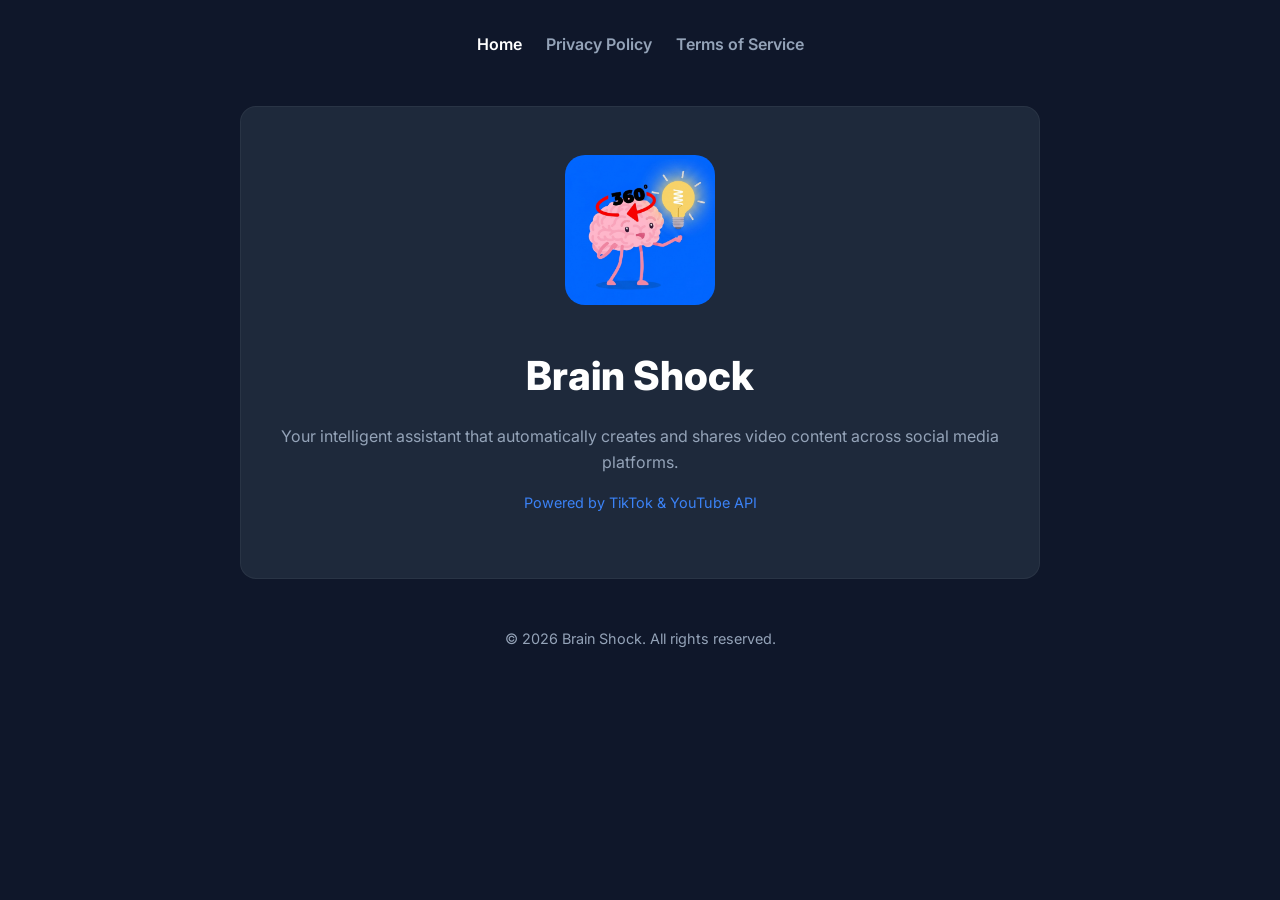
<file: index.html>
<!DOCTYPE html>
<html lang="en">
<head>
    <meta charset="UTF-8">
    <meta name="viewport" content="width=device-width, initial-scale=1.0">
    <title>Brain Shock - Automated Video Publishing Tool</title>
    <link rel="stylesheet" href="style.css">
</head>
<body>
    <div class="container">
        <nav>
            <a href="index.html" style="color: #fff;">Home</a>
            <a href="privacy.html">Privacy Policy</a>
            <a href="terms.html">Terms of Service</a>
        </nav>
        <div class="card" style="text-align: center; padding: 3rem 2rem;">
            <!-- Make sure your file is named 'logo.png' on GitHub -->
            <img src="logo.png" alt="Brain Shock Logo" style="width: 150px; height: 150px; margin-bottom: 2rem; border-radius: 20px;">
            <h1>Brain Shock</h1>
            <p>Your intelligent assistant that automatically creates and shares video content across social media platforms.</p>
            <p style="margin-top: 1rem; font-size: 0.9rem; color: #3b82f6;">Powered by TikTok & YouTube API</p>
        </div>
        <footer>&copy; 2026 Brain Shock. All rights reserved.</footer>
    </div>
</body>
</html>
</file>
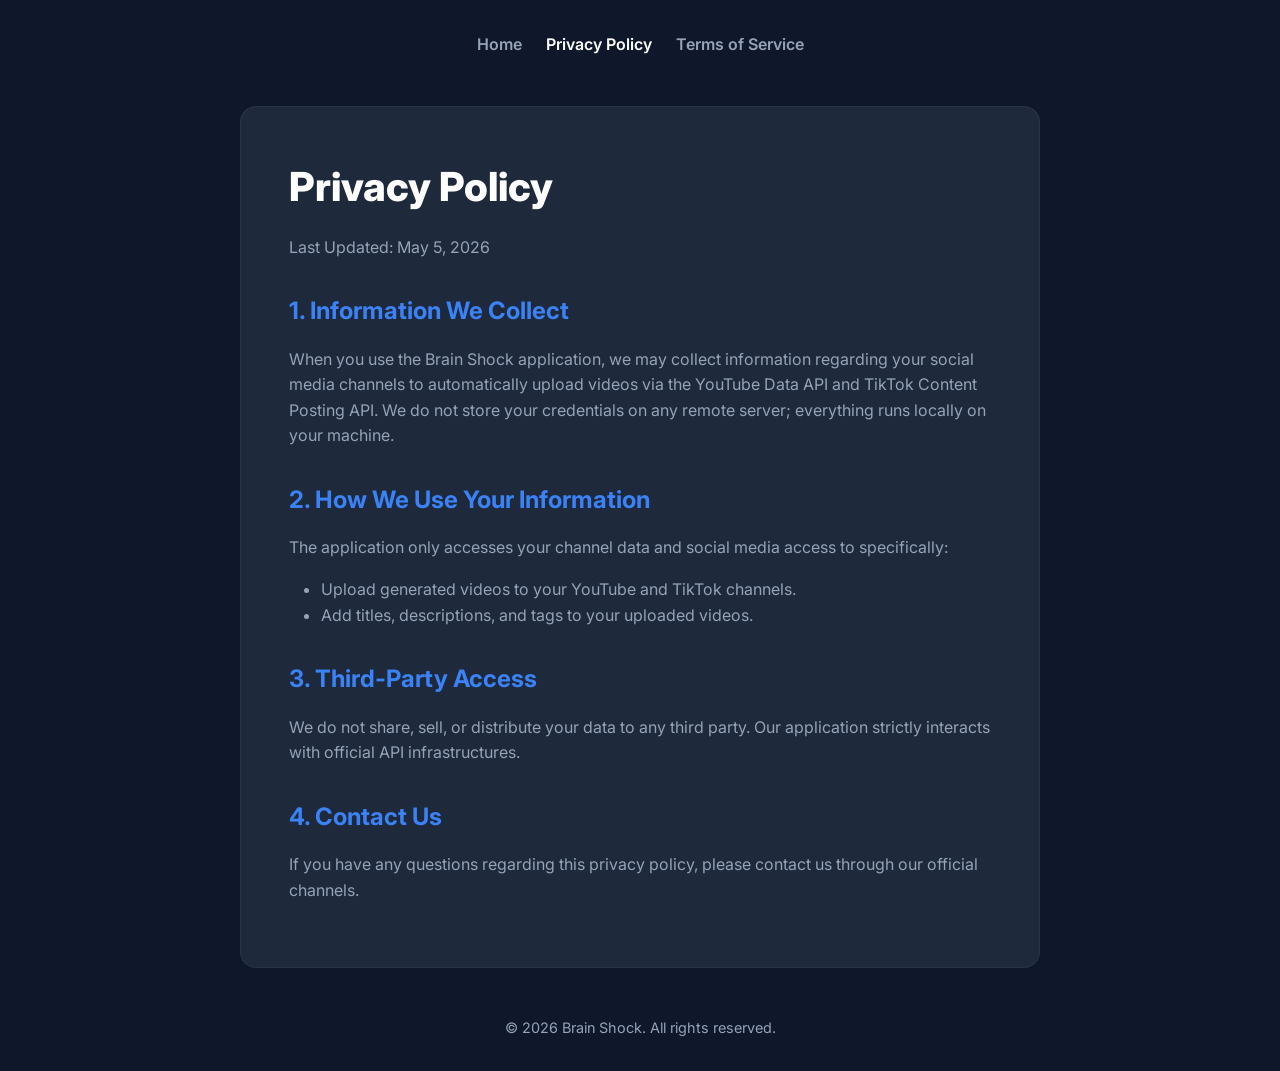
<file: privacy.html>
<!DOCTYPE html>
<html lang="en">
<head>
    <meta charset="UTF-8">
    <meta name="viewport" content="width=device-width, initial-scale=1.0">
    <title>Privacy Policy - Brain Shock</title>
    <link rel="stylesheet" href="style.css">
</head>
<body>
    <div class="container">
        <nav>
            <a href="index.html">Home</a>
            <a href="privacy.html" style="color: #fff;">Privacy Policy</a>
            <a href="terms.html">Terms of Service</a>
        </nav>
        <div class="card">
            <h1>Privacy Policy</h1>
            <p>Last Updated: May 5, 2026</p>
            
            <h2>1. Information We Collect</h2>
            <p>When you use the Brain Shock application, we may collect information regarding your social media channels to automatically upload videos via the YouTube Data API and TikTok Content Posting API. We do not store your credentials on any remote server; everything runs locally on your machine.</p>
            
            <h2>2. How We Use Your Information</h2>
            <p>The application only accesses your channel data and social media access to specifically:</p>
            <ul>
                <li>Upload generated videos to your YouTube and TikTok channels.</li>
                <li>Add titles, descriptions, and tags to your uploaded videos.</li>
            </ul>

            <h2>3. Third-Party Access</h2>
            <p>We do not share, sell, or distribute your data to any third party. Our application strictly interacts with official API infrastructures.</p>
            
            <h2>4. Contact Us</h2>
            <p>If you have any questions regarding this privacy policy, please contact us through our official channels.</p>
        </div>
        <footer>&copy; 2026 Brain Shock. All rights reserved.</footer>
    </div>
</body>
</html>
</file>
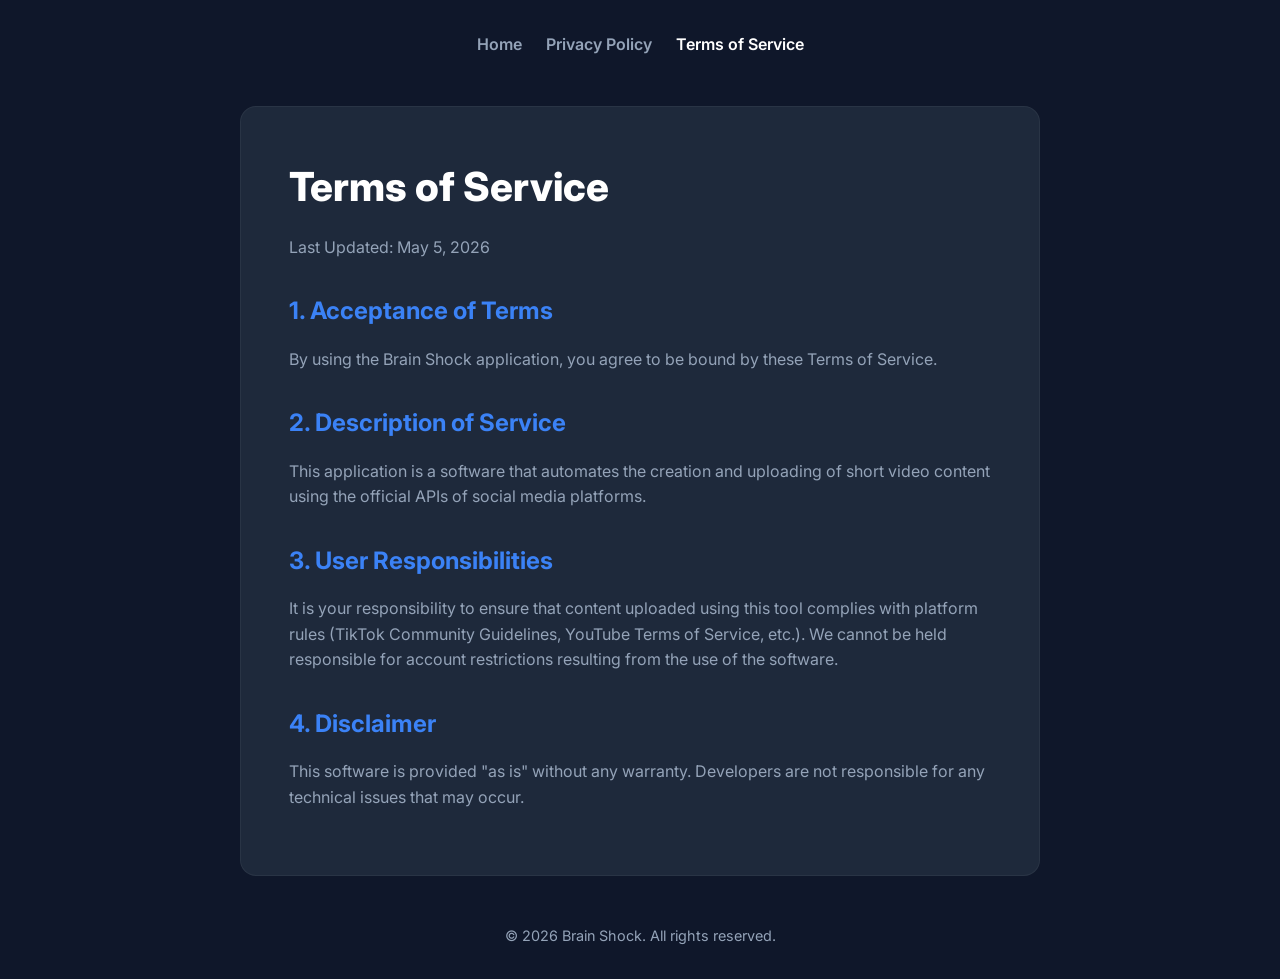
<file: terms.html>
<!DOCTYPE html>
<html lang="en">
<head>
    <meta charset="UTF-8">
    <meta name="viewport" content="width=device-width, initial-scale=1.0">
    <title>Terms of Service - Brain Shock</title>
    <link rel="stylesheet" href="style.css">
</head>
<body>
    <div class="container">
        <nav>
            <a href="index.html">Home</a>
            <a href="privacy.html">Privacy Policy</a>
            <a href="terms.html" style="color: #fff;">Terms of Service</a>
        </nav>
        <div class="card">
            <h1>Terms of Service</h1>
            <p>Last Updated: May 5, 2026</p>
            
            <h2>1. Acceptance of Terms</h2>
            <p>By using the Brain Shock application, you agree to be bound by these Terms of Service.</p>
            
            <h2>2. Description of Service</h2>
            <p>This application is a software that automates the creation and uploading of short video content using the official APIs of social media platforms.</p>
            
            <h2>3. User Responsibilities</h2>
            <p>It is your responsibility to ensure that content uploaded using this tool complies with platform rules (TikTok Community Guidelines, YouTube Terms of Service, etc.). We cannot be held responsible for account restrictions resulting from the use of the software.</p>
            
            <h2>4. Disclaimer</h2>
            <p>This software is provided "as is" without any warranty. Developers are not responsible for any technical issues that may occur.</p>
        </div>
        <footer>&copy; 2026 Brain Shock. All rights reserved.</footer>
    </div>
</body>
</html>
</file>
<file: style.css>
@import url('https://fonts.googleapis.com/css2?family=Inter:wght@400;600;800&display=swap');

:root {
    --bg: #0f172a;
    --text: #f8fafc;
    --text-muted: #94a3b8;
    --card: #1e293b;
    --primary: #3b82f6;
}

* { margin: 0; padding: 0; box-sizing: border-box; font-family: 'Inter', sans-serif; }

body {
    background: var(--bg);
    color: var(--text);
    line-height: 1.6;
    padding: 2rem;
    display: flex;
    flex-direction: column;
    min-height: 100vh;
}

.container {
    max-width: 800px;
    margin: 0 auto;
    width: 100%;
}

nav {
    display: flex;
    gap: 1.5rem;
    margin-bottom: 3rem;
    justify-content: center;
}

nav a {
    color: var(--text-muted);
    text-decoration: none;
    font-weight: 600;
    transition: color 0.2s;
}

nav a:hover {
    color: var(--text);
}

.card {
    background: var(--card);
    padding: 3rem;
    border-radius: 1rem;
    border: 1px solid rgba(255, 255, 255, 0.05);
}

h1 { margin-bottom: 1rem; color: #fff; font-weight: 800; font-size: 2.5rem; }
h2 { margin: 2rem 0 1rem; color: var(--primary); font-size: 1.5rem; }
p { margin-bottom: 1rem; color: var(--text-muted); }
ul { margin-bottom: 1rem; padding-left: 2rem; color: var(--text-muted); }

footer {
    margin-top: auto;
    text-align: center;
    padding-top: 3rem;
    color: var(--text-muted);
    font-size: 0.9rem;
}
</file>
